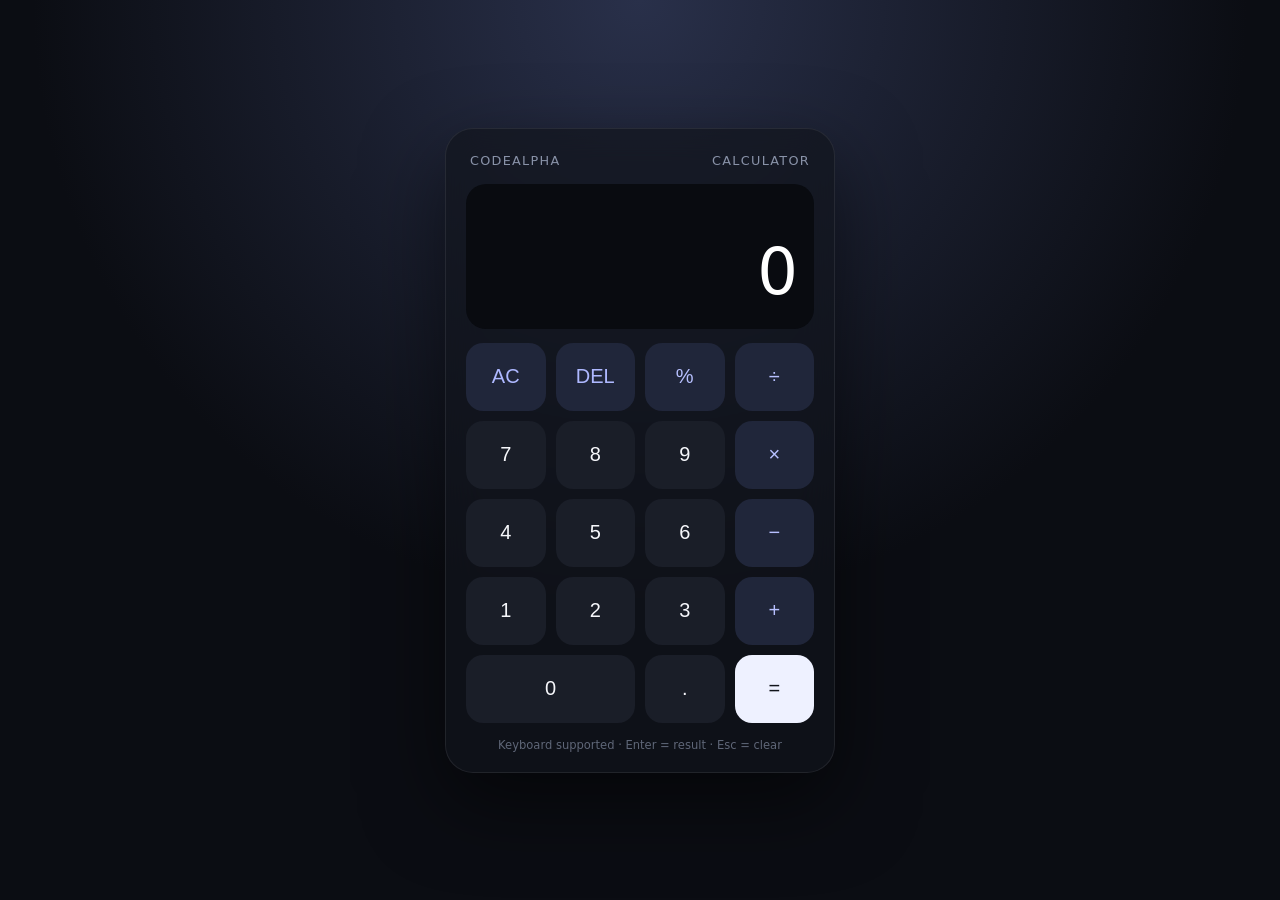
<file: Task2_Calculator/index.html>
<!DOCTYPE html>
<html lang="en">
<head>
  <meta charset="UTF-8">
  <meta name="viewport" content="width=device-width, initial-scale=1.0">
  <meta name="description" content="Responsive JavaScript calculator.">
  <title>Calculator | CodeAlpha</title>
  <link rel="stylesheet" href="style.css">
</head>
<body>
  <main class="calculator">
    <div class="top"><span>CodeAlpha</span><span>Calculator</span></div>
    <div class="display">
      <div id="history"></div>
      <div id="screen" aria-live="polite">0</div>
    </div>
    <div class="keys">
      <button class="action" data-action="clear">AC</button><button class="action" data-action="delete">DEL</button><button class="operator" data-value="%">%</button><button class="operator" data-value="/">÷</button>
      <button data-value="7">7</button><button data-value="8">8</button><button data-value="9">9</button><button class="operator" data-value="*">×</button>
      <button data-value="4">4</button><button data-value="5">5</button><button data-value="6">6</button><button class="operator" data-value="-">−</button>
      <button data-value="1">1</button><button data-value="2">2</button><button data-value="3">3</button><button class="operator" data-value="+">+</button>
      <button class="zero" data-value="0">0</button><button data-value=".">.</button><button class="equals" data-action="equals">=</button>
    </div>
    <p class="hint">Keyboard supported · Enter = result · Esc = clear</p>
  </main>
  <script src="script.js"></script>
</body>
</html>
</file>
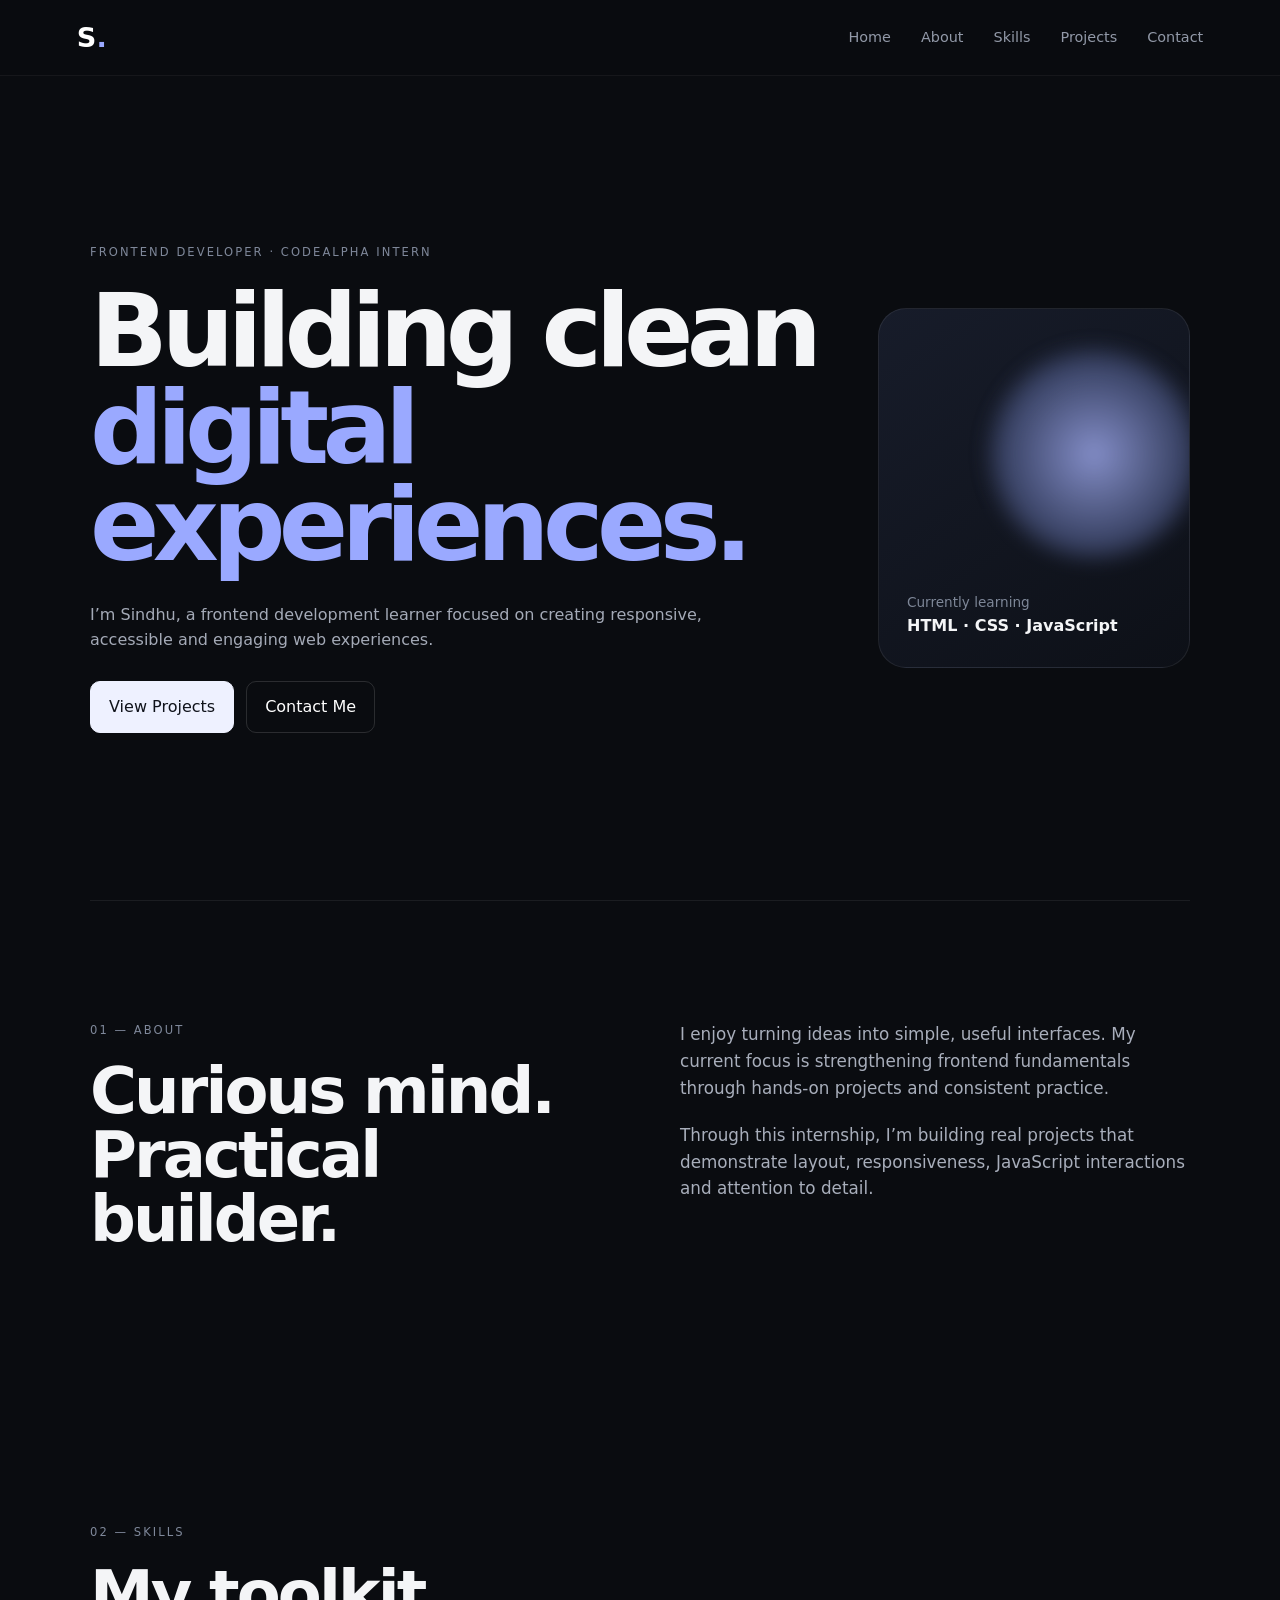
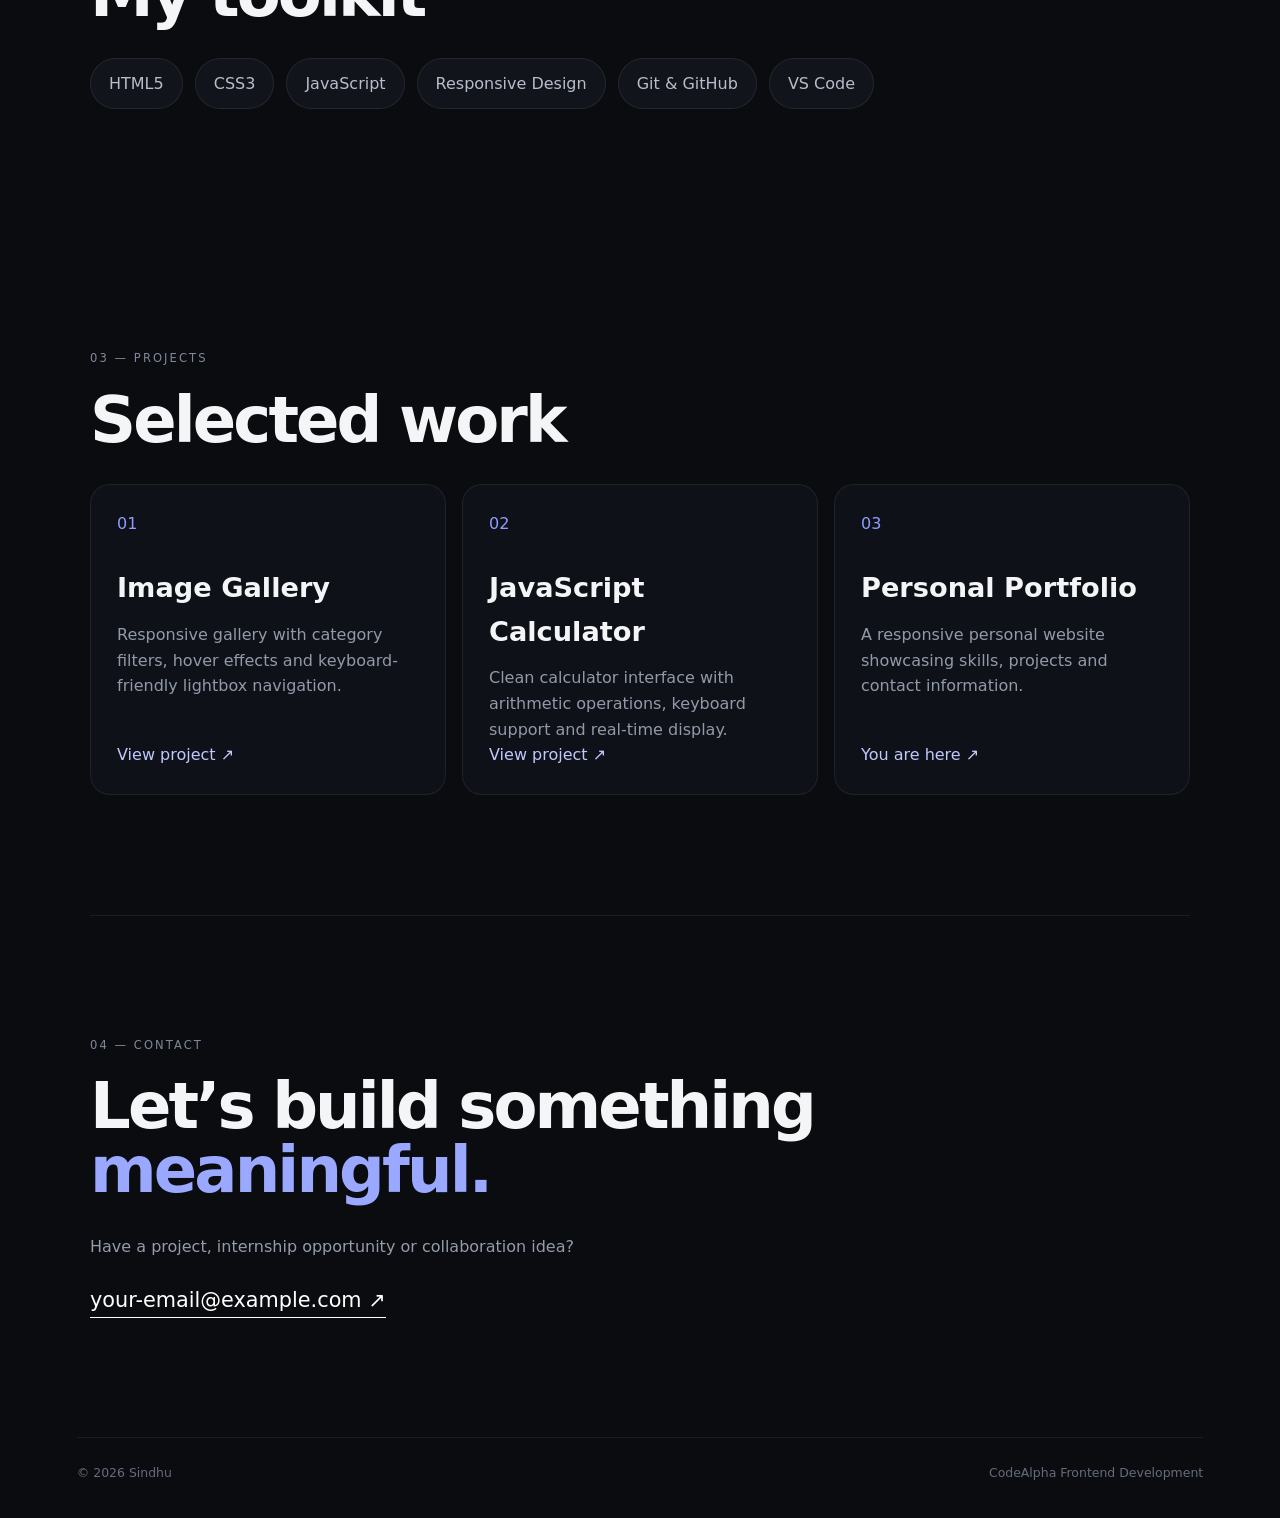
<file: Task3_Portfolio/index.html>
<!DOCTYPE html>
<html lang="en">
<head>
  <meta charset="UTF-8">
  <meta name="viewport" content="width=device-width, initial-scale=1.0">
  <meta name="description" content="Personal portfolio website created for the CodeAlpha frontend internship.">
  <title>Sindhu | Frontend Developer</title>
  <link rel="stylesheet" href="style.css">
</head>
<body>
  <header class="site-header">
    <a class="logo" href="#home">S<span>.</span></a>
    <button class="menu" id="menu" aria-label="Toggle navigation">☰</button>
    <nav id="nav">
      <a href="#home">Home</a><a href="#about">About</a><a href="#skills">Skills</a><a href="#projects">Projects</a><a href="#contact">Contact</a>
    </nav>
  </header>

  <main>
    <section id="home" class="hero section">
      <div class="hero-copy">
        <p class="eyebrow">FRONTEND DEVELOPER · CODEALPHA INTERN</p>
        <h1>Building clean<br><span>digital experiences.</span></h1>
        <p>I’m Sindhu, a frontend development learner focused on creating responsive, accessible and engaging web experiences.</p>
        <div class="actions"><a class="btn primary" href="#projects">View Projects</a><a class="btn" href="#contact">Contact Me</a></div>
      </div>
      <div class="hero-card"><div class="orb"></div><p>Currently learning</p><strong>HTML · CSS · JavaScript</strong></div>
    </section>

    <section id="about" class="section two-col">
      <div><p class="eyebrow">01 — ABOUT</p><h2>Curious mind.<br>Practical builder.</h2></div>
      <div><p>I enjoy turning ideas into simple, useful interfaces. My current focus is strengthening frontend fundamentals through hands-on projects and consistent practice.</p><p>Through this internship, I’m building real projects that demonstrate layout, responsiveness, JavaScript interactions and attention to detail.</p></div>
    </section>

    <section id="skills" class="section">
      <p class="eyebrow">02 — SKILLS</p><h2>My toolkit</h2>
      <div class="skills"><span>HTML5</span><span>CSS3</span><span>JavaScript</span><span>Responsive Design</span><span>Git & GitHub</span><span>VS Code</span></div>
    </section>

    <section id="projects" class="section">
      <p class="eyebrow">03 — PROJECTS</p><h2>Selected work</h2>
      <div class="projects">
        <article><span>01</span><h3>Image Gallery</h3><p>Responsive gallery with category filters, hover effects and keyboard-friendly lightbox navigation.</p><a href="../Task1_ImageGallery/index.html">View project ↗</a></article>
        <article><span>02</span><h3>JavaScript Calculator</h3><p>Clean calculator interface with arithmetic operations, keyboard support and real-time display.</p><a href="../Task2_Calculator/index.html">View project ↗</a></article>
        <article><span>03</span><h3>Personal Portfolio</h3><p>A responsive personal website showcasing skills, projects and contact information.</p><a href="#home">You are here ↗</a></article>
      </div>
    </section>

    <section id="contact" class="section contact">
      <p class="eyebrow">04 — CONTACT</p>
      <h2>Let’s build something<br><span>meaningful.</span></h2>
      <p>Have a project, internship opportunity or collaboration idea?</p>
      <a class="email" href="mailto:your-email@example.com">your-email@example.com ↗</a>
    </section>
  </main>

  <footer><span>© 2026 Sindhu</span><span>CodeAlpha Frontend Development</span></footer>
  <script src="script.js"></script>
</body>
</html>
</file>
<file: Task2_Calculator/style.css>
*{box-sizing:border-box}body{margin:0;min-height:100vh;display:grid;place-items:center;background:radial-gradient(circle at top,#29304a,#0b0d13 55%);font-family:Inter,system-ui,sans-serif;color:#fff}.calculator{width:min(390px,92vw);padding:20px;border:1px solid #ffffff14;background:#11141caa;backdrop-filter:blur(18px);border-radius:28px;box-shadow:0 30px 80px #0008}.top{display:flex;justify-content:space-between;color:#8992a8;font-size:.8rem;text-transform:uppercase;letter-spacing:.1em;padding:4px 4px 16px}.display{min-height:145px;padding:20px 16px;display:flex;flex-direction:column;justify-content:end;align-items:flex-end;border-radius:20px;background:#090b10;margin-bottom:14px;overflow:hidden}.display #history{min-height:24px;color:#6f7788;font-size:.9rem}.display #screen{font-size:clamp(2.5rem,11vw,4rem);font-weight:300;white-space:nowrap;max-width:100%;overflow:auto}.keys{display:grid;grid-template-columns:repeat(4,1fr);gap:10px}.keys button{height:68px;border:0;border-radius:17px;background:#1a1e28;color:#f6f7fb;font-size:1.25rem;cursor:pointer;transition:transform .1s,background .2s}.keys button:hover{background:#242a38}.keys button:active{transform:scale(.95)}.keys .action{color:#aeb8ff;background:#20263a}.keys .operator{color:#b7c0ff;background:#20263a}.keys .equals{background:#eef1ff;color:#10131a}.keys .zero{grid-column:span 2}.hint{text-align:center;color:#5f6778;font-size:.72rem;margin:15px 0 0}@media(max-width:360px){.keys{gap:7px}.keys button{height:60px}}
</file>
<file: Task3_Portfolio/style.css>
*{box-sizing:border-box;margin:0;padding:0}html{scroll-behavior:smooth}body{font-family:Inter,system-ui,-apple-system,"Segoe UI",sans-serif;background:#0a0c10;color:#f4f5f7;line-height:1.6}.site-header{position:sticky;top:0;z-index:10;height:76px;padding:0 6%;display:flex;align-items:center;justify-content:space-between;background:#0a0c10d9;backdrop-filter:blur(16px);border-bottom:1px solid #ffffff0d}.logo{font-size:1.7rem;font-weight:900;color:#fff;text-decoration:none}.logo span,.hero span,.contact span{color:#9aa9ff}.site-header nav{display:flex;gap:30px}.site-header nav a{color:#9299a8;text-decoration:none;font-size:.9rem}.site-header nav a:hover{color:#fff}.menu{display:none;background:none;border:0;color:#fff;font-size:1.4rem}.section{width:min(1100px,88%);margin:auto;padding:120px 0}.hero{min-height:calc(100vh - 76px);display:grid;grid-template-columns:1.4fr .6fr;align-items:center;gap:60px}.eyebrow{font-size:.72rem;letter-spacing:.18em;color:#7f889a;margin-bottom:20px}.hero h1{font-size:clamp(3.5rem,8vw,7rem);line-height:.95;letter-spacing:-.065em}.hero-copy>p:not(.eyebrow){max-width:620px;color:#a4aab7;margin:28px 0}.actions{display:flex;gap:12px}.btn{display:inline-block;text-decoration:none;color:#fff;border:1px solid #ffffff22;padding:12px 18px;border-radius:10px}.btn.primary{background:#eef1ff;color:#10131b;border-color:#eef1ff}.hero-card{min-height:360px;border:1px solid #ffffff14;border-radius:28px;background:linear-gradient(145deg,#171c2a,#0d1017);padding:28px;display:flex;flex-direction:column;justify-content:end;overflow:hidden;position:relative}.orb{position:absolute;width:230px;height:230px;border-radius:50%;background:radial-gradient(circle,#aab6ff,#47527c 55%,transparent 70%);filter:blur(8px);top:30px;right:-20px;opacity:.75}.hero-card p,.hero-card strong{position:relative}.hero-card p{color:#7e8798;font-size:.85rem}.two-col{display:grid;grid-template-columns:1fr 1fr;gap:80px;border-top:1px solid #ffffff12}.section h2{font-size:clamp(2.4rem,5vw,4.5rem);line-height:1;letter-spacing:-.045em;margin-bottom:32px}.two-col div:last-child{color:#a8aebb;font-size:1.05rem}.two-col p+p{margin-top:20px}.skills{display:flex;flex-wrap:wrap;gap:12px}.skills span{border:1px solid #ffffff15;border-radius:99px;padding:12px 18px;color:#b7bdca;background:#11141b}.projects{display:grid;grid-template-columns:repeat(3,1fr);gap:16px}.projects article{min-height:310px;border:1px solid #ffffff12;border-radius:20px;padding:26px;display:flex;flex-direction:column;background:#0e1117;transition:transform .25s,border-color .25s}.projects article:hover{transform:translateY(-7px);border-color:#ffffff35}.projects article>span{color:#8f9cff}.projects h3{font-size:1.7rem;margin:30px 0 12px}.projects p{color:#929aa9}.projects a{margin-top:auto;color:#c1c8ff;text-decoration:none}.contact{border-top:1px solid #ffffff12}.contact>p:not(.eyebrow){color:#949cab;margin-bottom:24px}.email{color:#fff;font-size:1.3rem;text-decoration:none;border-bottom:1px solid #fff;padding-bottom:5px}footer{width:88%;margin:auto;border-top:1px solid #ffffff12;padding:25px 0 35px;display:flex;justify-content:space-between;color:#646c7b;font-size:.78rem}@media(max-width:800px){.hero,.two-col{grid-template-columns:1fr}.hero{padding-top:80px}.hero-card{min-height:280px}.projects{grid-template-columns:1fr}.site-header nav{display:none;position:absolute;top:76px;left:0;right:0;background:#0a0c10;padding:20px 6%;flex-direction:column;gap:18px}.site-header nav.open{display:flex}.menu{display:block}}@media(max-width:500px){.section{padding:85px 0}.hero h1{font-size:3.4rem}footer{flex-direction:column;gap:8px}}
</file>
